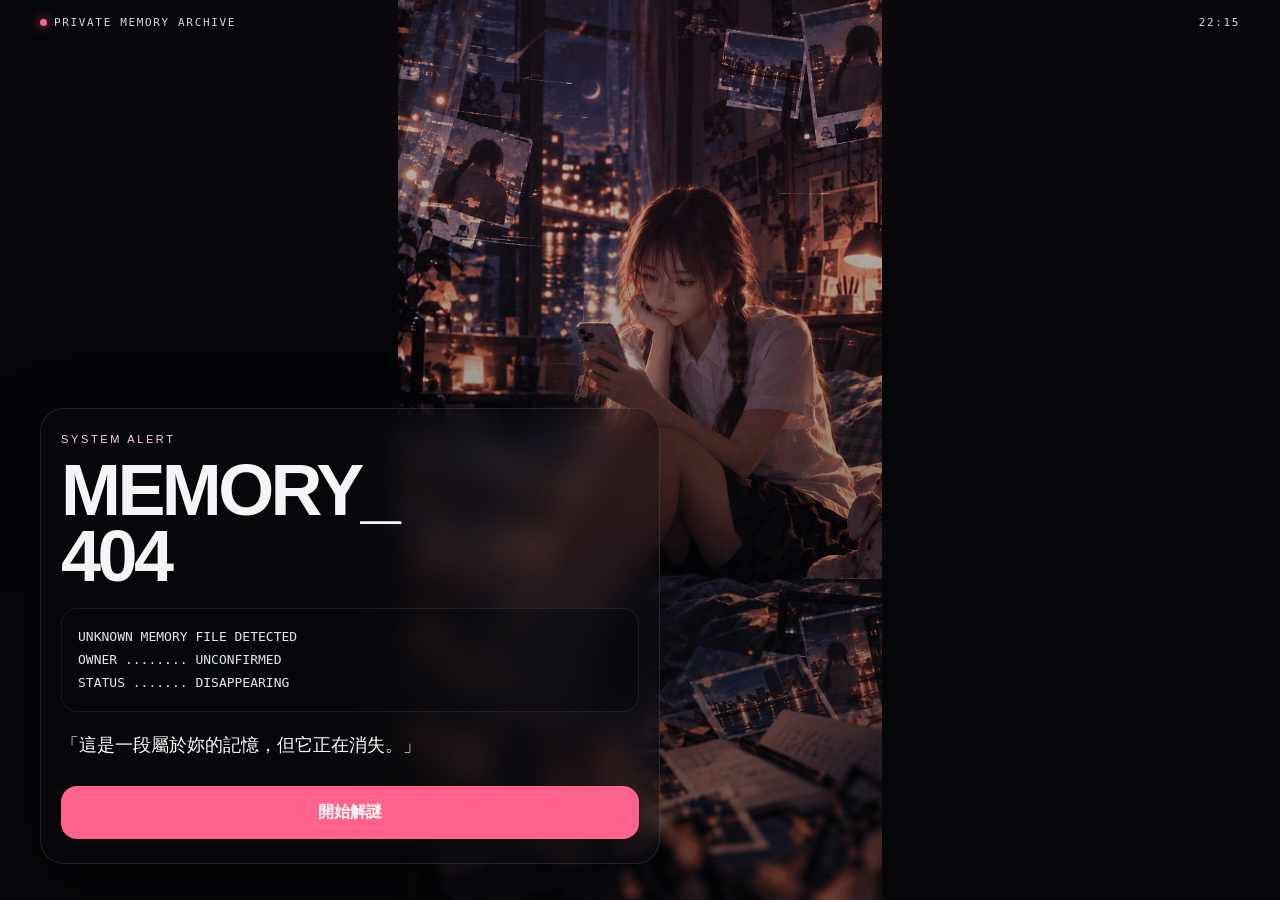
<file: index.html>
<!doctype html>
<html lang="zh-Hant"><head><meta charset="UTF-8"><meta name="viewport" content="width=device-width,initial-scale=1"><title>MEMORY_404</title><link rel="stylesheet" href="style.css"></head>
<body><div class="page"><img class="bg" src="cover.png" alt=""><div class="overlay"></div><div class="topbar"><div><span class="dot"></span>PRIVATE MEMORY ARCHIVE</div><div id="clock">--:--</div></div>
<div class="center-card"><div class="glass"><div class="eyebrow">SYSTEM ALERT</div><h1>MEMORY_<br>404</h1>
<div class="terminal">UNKNOWN MEMORY FILE DETECTED<br>OWNER ........ UNCONFIRMED<br>STATUS ....... DISAPPEARING</div>
<p class="lead">「這是一段屬於妳的記憶，但它正在消失。」</p>
<button class="btn" onclick="location.href='story.html?c=0'">開始解謎</button></div></div></div><script src="common.js"></script></body></html>
</file>
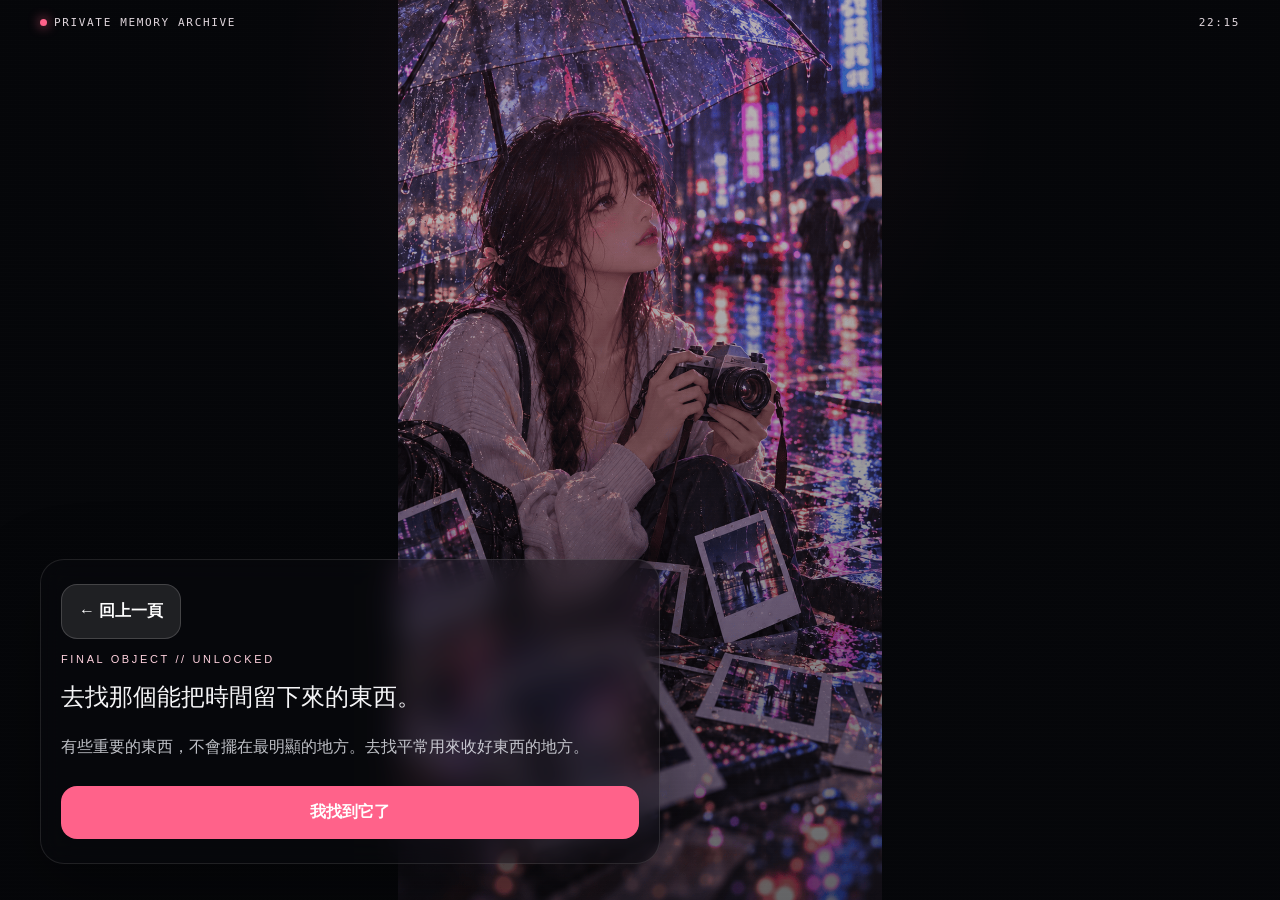
<file: camera.html>
<!doctype html>
<html lang="zh-Hant"><head><meta charset="UTF-8"><meta name="viewport" content="width=device-width,initial-scale=1"><title>MEMORY_404｜Final Object</title><link rel="stylesheet" href="style.css"></head>
<body><div class="page"><img class="bg" src="chapter_7.png" alt=""><div class="overlay"></div><div class="topbar"><div><span class="dot"></span>PRIVATE MEMORY ARCHIVE</div><div id="clock">--:--</div></div>
<div class="center-card"><div class="glass"><div class="nav-row"><button class="btn back" type="button" onclick="goBack('puzzle.html?c=6')">← 回上一頁</button></div><div class="eyebrow">FINAL OBJECT // UNLOCKED</div>
<p class="story-line">去找那個能把時間留下來的東西。</p>
<p class="story-sub">有些重要的東西，不會擺在最明顯的地方。去找平常用來收好東西的地方。</p>
<button class="btn" onclick="location.href='final.html'">我找到它了</button></div></div></div><script src="common.js"></script></body></html>
</file>
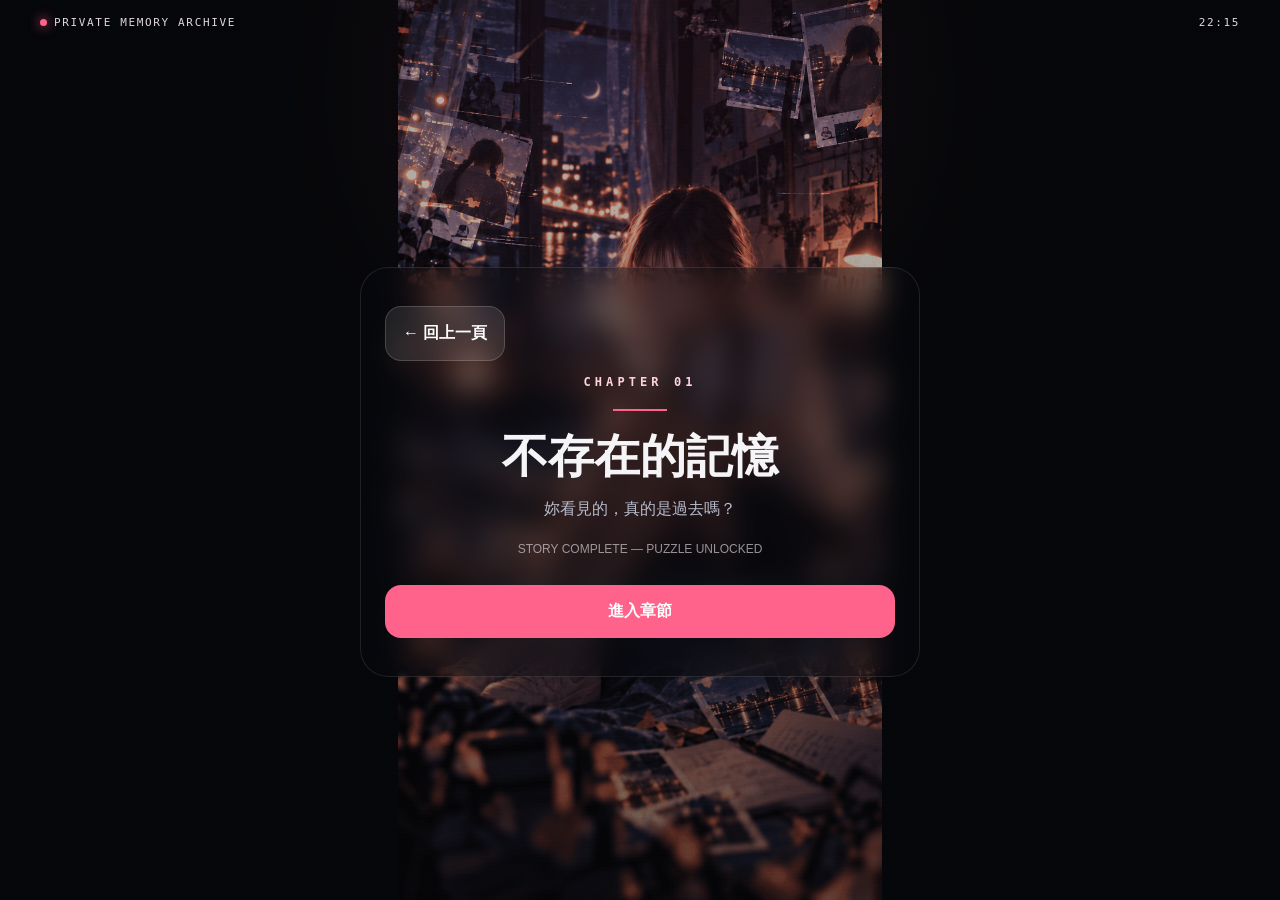
<file: chapter.html>
<!doctype html>
<html lang="zh-Hant"><head><meta charset="UTF-8"><meta name="viewport" content="width=device-width,initial-scale=1"><title>MEMORY_404｜Chapter</title><link rel="stylesheet" href="style.css"></head>
<body><div class="page"><img class="bg" id="chapterBg" src="" alt=""><div class="overlay"></div><div class="topbar"><div><span class="dot"></span>PRIVATE MEMORY ARCHIVE</div><div id="clock">--:--</div></div>
<div class="chapter-wrap"><div class="chapter-card"><div class="nav-row"><button class="btn back" type="button" onclick="goBack('story.html?c='+getC())">← 回上一頁</button></div><div class="chapter-num" id="num"></div><div class="line" style="margin-left:auto;margin-right:auto"></div>
<h2 id="title"></h2><p class="muted" id="sub"></p><p class="small">STORY COMPLETE — PUZZLE UNLOCKED</p>
<button class="btn" id="enter">進入章節</button></div></div></div>
<script src="data.js"></script><script src="common.js"></script>
<script>
const c=getC(), ch=CHAPTERS[c];
chapterBg.src = ch.image;
num.textContent = ch.num;
title.textContent = ch.title;
sub.textContent = ch.sub;
enter.onclick = ()=> location.href='puzzle.html?c='+c;
</script></body></html>
</file>
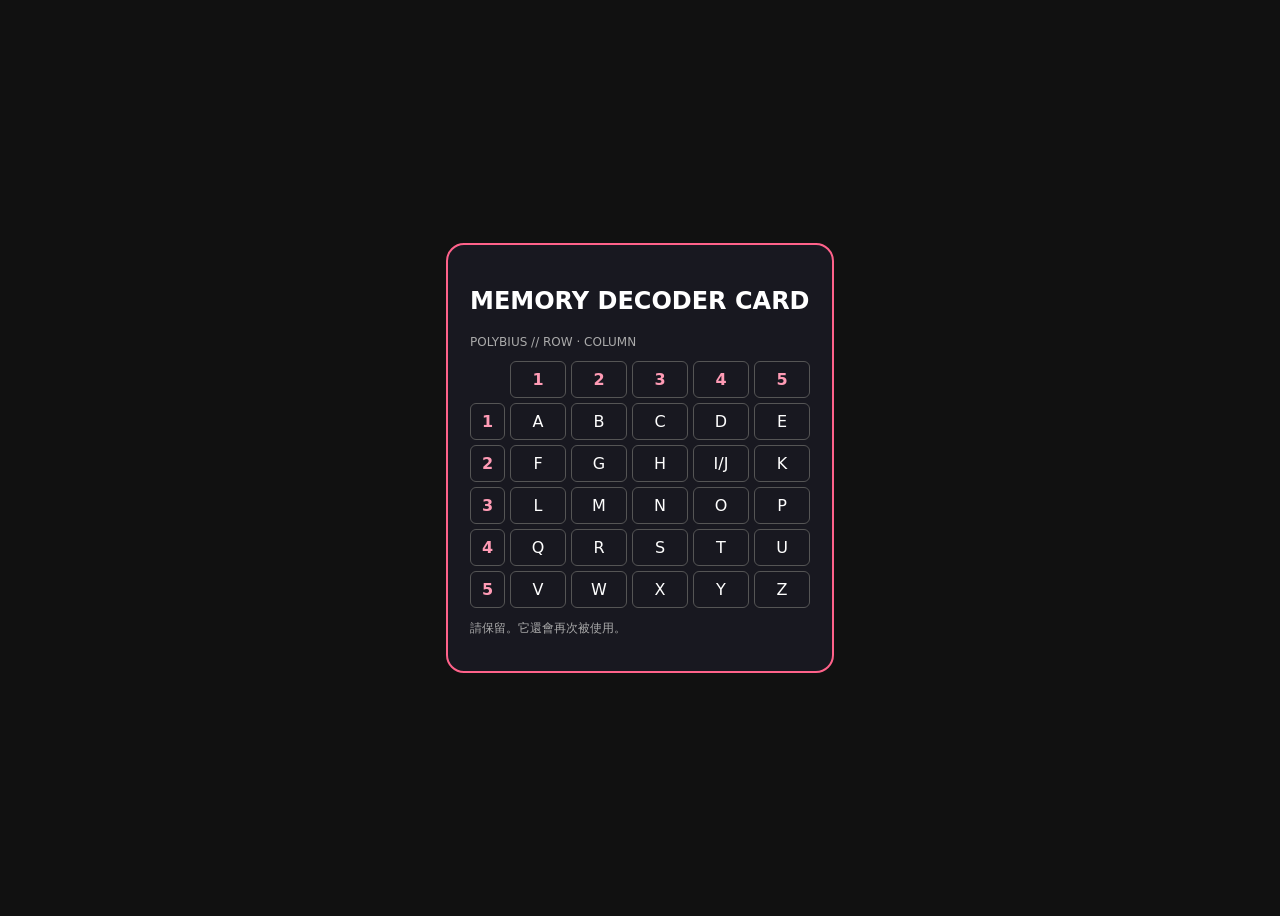
<file: decoder-card.html>
<!doctype html><html lang="zh-Hant">
  <head><meta charset="UTF-8">
    <meta name="viewport" content="width=device-width,initial-scale=1">
    <style>body{font-family:system-ui;background:#111;color:#fff;display:grid;place-items:center;min-height:100vh}.card{width:340px;border:2px solid #ff628a;border-radius:18px;padding:22px;background:#181820}.grid{display:grid;grid-template-columns:35px repeat(5,1fr);gap:5px;text-align:center}.cell{padding:8px;border:1px solid #555;border-radius:6px}.head{color:#ff9bb5;font-weight:700}.small{color:#aaa;font-size:12px}</style></head>
  <body><div class="card">
    <h2>MEMORY DECODER CARD</h2>
    <p class="small">POLYBIUS // ROW · COLUMN</p>
    <div class="grid"><div></div>
      <div class="cell head">1</div>
      <div class="cell head">2</div>
      <div class="cell head">3</div>
      <div class="cell head">4</div>
      <div class="cell head">5</div>
      <div class="cell head">1</div>
      <div class="cell">A</div>
      <div class="cell">B</div>
      <div class="cell">C</div>
      <div class="cell">D</div>
      <div class="cell">E</div>
      <div class="cell head">2</div>
      <div class="cell">F</div>
      <div class="cell">G</div>
      <div class="cell">H</div>
      <div class="cell">I/J</div>
      <div class="cell">K</div>
      <div class="cell head">3</div>
      <div class="cell">L</div>
      <div class="cell">M</div>
      <div class="cell">N</div>
      <div class="cell">O</div>
      <div class="cell">P</div>
      <div class="cell head">4</div>
      <div class="cell">Q</div>
      <div class="cell">R</div>
      <div class="cell">S</div>
      <div class="cell">T</div>
      <div class="cell">U</div>
      <div class="cell head">5</div>
      <div class="cell">V</div>
      <div class="cell">W</div>
      <div class="cell">X</div>
      <div class="cell">Y</div>
      <div class="cell">Z</div>
    </div><p class="small">請保留。它還會再次被使用。</p></div></body></html>
</file>
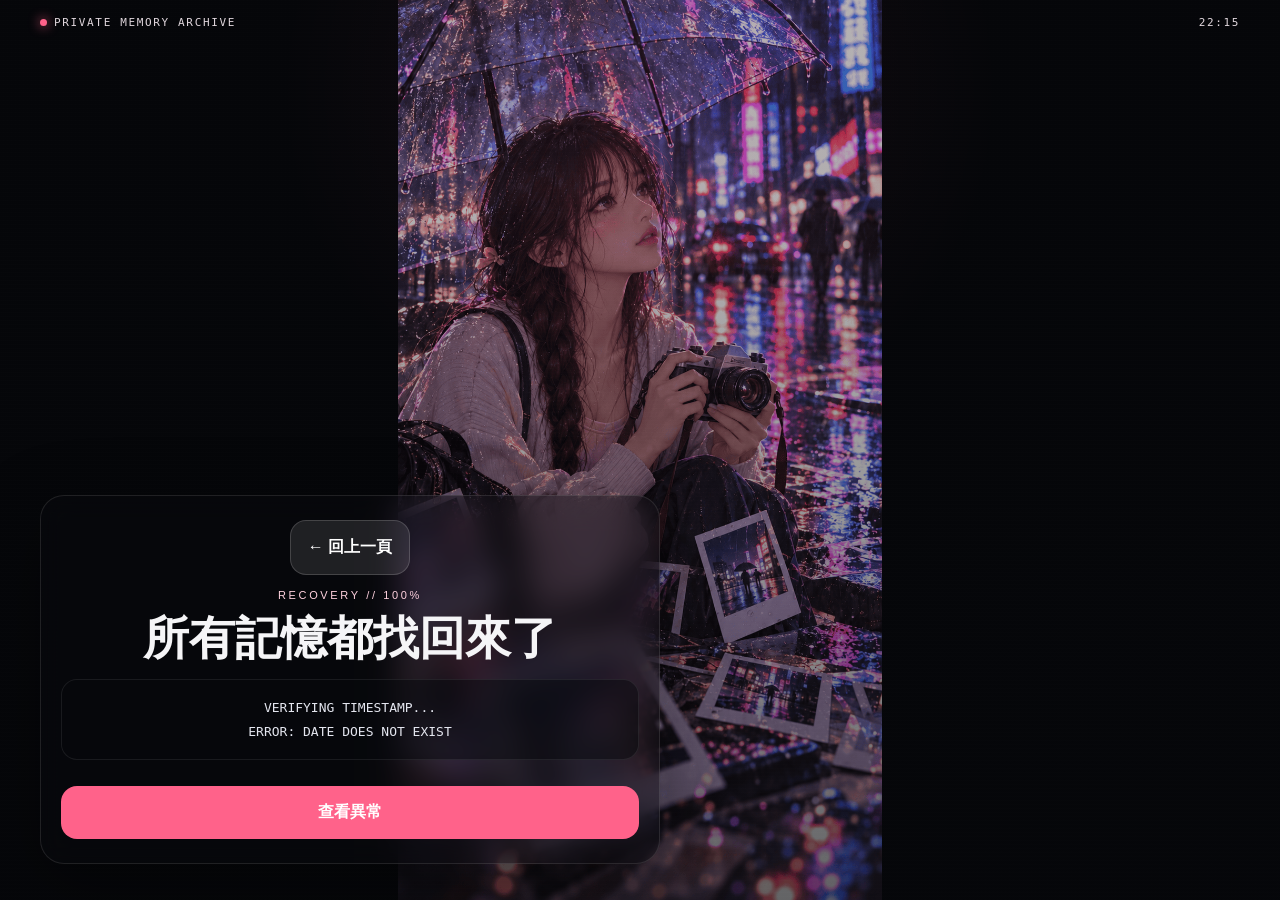
<file: final.html>
<!doctype html>
<html lang="zh-Hant"><head><meta charset="UTF-8"><meta name="viewport" content="width=device-width,initial-scale=1"><title>MEMORY_404｜Recovered</title><link rel="stylesheet" href="style.css"></head>
<body><div class="page"><img class="bg" src="chapter_7.png" alt=""><div class="overlay"></div><div class="topbar"><div><span class="dot"></span>PRIVATE MEMORY ARCHIVE</div><div id="clock">--:--</div></div>
<div class="center-card"><div class="glass final-box"><div class="nav-row" style="justify-content:center"><button class="btn back inline" type="button" onclick="goBack('verify.html?g=3')">← 回上一頁</button></div><div class="eyebrow">RECOVERY // 100%</div><h2>所有記憶都找回來了</h2>
<div class="terminal" id="term">VERIFYING TIMESTAMP...<br>ERROR: DATE DOES NOT EXIST</div>
<button class="btn" id="reveal">查看異常</button>
<div id="text" style="display:none">
<p class="lead">等等。</p><p class="lead">這些並不是「遺失的過去」。</p><p class="muted">因為它們的時間，都還沒有發生。</p>
<div class="line" style="margin-left:auto;margin-right:auto"></div>
<p class="muted">🍓 是以後某一天，會讓妳想起彼此的熟悉味道。<br><br>🧸 是會陪著妳走很多地方的小小記憶。<br><br>📷 是準備留下那些還沒有發生的故事。</p>
<p class="lead">這不是一場記憶復原。</p>
<p class="lead">是我們正在開始建立新的記憶。</p>
<div class="heart">❤️</div>

<div class="final-letter">
  <p>嘿，王泥泥，恭喜你挑戰成功
  <br><br>首先祝你生日快樂，在21這一年裡你經歷了大大小小的事情，有人離去有人加入
  <br><br>有EMO也有開心
  <br><br>有為開學煩惱的你，有努力睡覺的你，也有努力克服恐懼活下來的你，
  <br><br>這些我都記得我也都有看見並好好地記錄下來
  <br><br>22年，希望你能更加勇敢，當然如果害怕了就回頭
  <br><br>我一直都在你身後，是你最堅強可靠的後盾
  <br><br>你的小太陽從不食言，若未來害怕就抱著健健康康，他們會替我給你勇氣
  <br><br>要記得爹地媽咪說過的話，在任何人面前你就是你，王晴妏就王晴妏
  <br><br>喜歡你三個字太常說了這次就不說了，願你22年平平安安事事順利健健康康。</p>

  <p class="poem">王家有女笑如花，
  <br><br>晴日勤學伴晚霞。
  <br><br>妏賞直播樂傳說，
  <br><br>請君託付不須愁。
  <br><br>勇於發聲心無懼，
  <br><br>敢迎風雨向前走。</p>
</div>
<p class="small">記得看看相機相簿</p>
<button class="btn" id="pigArchiveBtn" type="button" onclick="location.href='pig-memory.html'">最後一頁｜開啟記憶節點</button>
</div></div></div></div>
<script src="common.js"></script>
<script>
document.getElementById('reveal').onclick = function(){
  document.getElementById('reveal').style.display='none';
  document.getElementById('term').innerHTML='TIMESTAMP: FUTURE<br>STATUS: NOT LOST — NOT CREATED YET';
  document.getElementById('text').style.display='block';
};
</script></body></html>
</file>
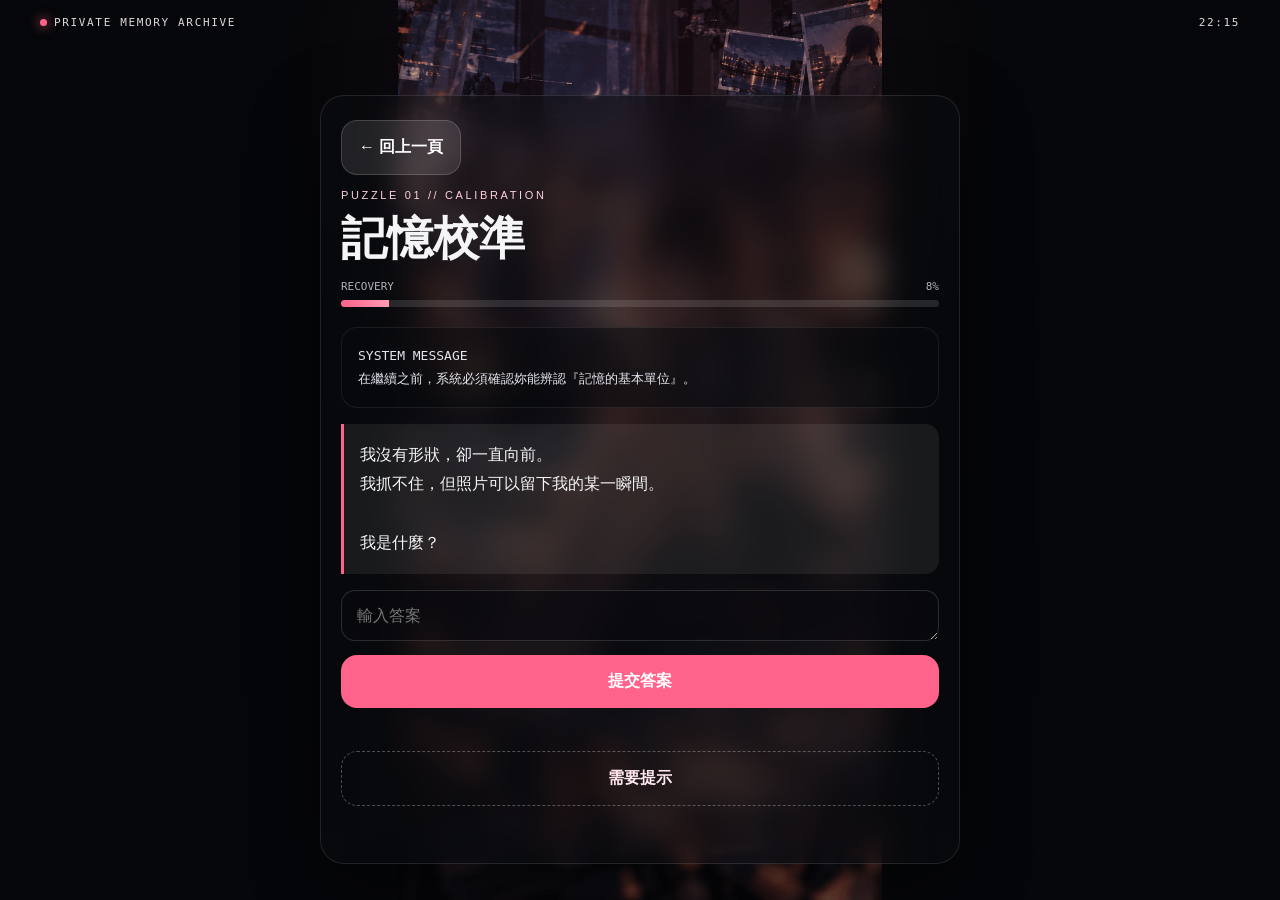
<file: puzzle.html>
<!doctype html>
<html lang="zh-Hant"><head><meta charset="UTF-8"><meta name="viewport" content="width=device-width,initial-scale=1"><title>MEMORY_404｜Puzzle</title><link rel="stylesheet" href="style.css"></head>
<body><div class="page"><img class="bg" id="puzzleBg" src="" alt=""><div class="overlay"></div><div class="topbar"><div><span class="dot"></span>PRIVATE MEMORY ARCHIVE</div><div id="clock">--:--</div></div>
<div class="puzzle-wrap"><div class="puzzle-card"><div class="nav-row"><button class="btn back" type="button" onclick="goBack('chapter.html?c='+getC())">← 回上一頁</button></div>
<div class="eyebrow" id="label"></div><h2 id="title"></h2>
<div class="progress-row"><span>RECOVERY</span><span id="pt"></span></div><div class="progress"><span id="pb"></span></div>
<div class="terminal" id="terminal"></div><div id="game"></div><div class="msg" id="msg"></div>
<button class="btn ghost" id="hint">需要提示</button><div class="msg" id="hintMsg"></div></div></div></div>
<script src="data.js"></script><script src="common.js"></script>
<script>
const c=getC(), ch=CHAPTERS[c], p=ch.puzzle;
puzzleBg.src=ch.image; label.textContent=p.label; title.textContent=p.title; pt.textContent=ch.progress+'%'; pb.style.width=ch.progress+'%'; terminal.innerHTML=p.terminal; hint.onclick=()=>hintMsg.textContent=p.hint||'目前沒有更多提示。';
const game=document.getElementById('game'), msg=document.getElementById('msg');
const okMsg=t=>{msg.textContent=t;msg.className='msg ok'}; const errMsg=t=>{msg.textContent=t;msg.className='msg err'};
const nextChapter=()=>setTimeout(()=>{ if(c<CHAPTERS.length-1) location.href='story.html?c='+(c+1); else location.href='final.html'; },500);

function renderBasic(){
  game.innerHTML=`<div class="clue">${p.clue}</div><textarea class="input" id="answer" rows="1" placeholder="${p.placeholder||'輸入答案'}"></textarea><button class="btn" id="submit">提交答案</button>`;
  document.getElementById('submit').onclick=()=>{const v=document.getElementById('answer').value.trim();if(!matches(v,p.answers||[])){errMsg('答案似乎不對，再想一下。');return;}okMsg('✓ 記憶碎片已恢復');nextChapter();};
}

function renderGift1(){
  const rotations=[90,180,270,90,180,270];
  let state=[...rotations];
  game.innerHTML=`<div class="clue"><strong>第一層｜修復影像</strong><br>點擊每個碎片旋轉 90°，直到整張影像方向一致。</div><div class="tile-board" id="tileBoard"></div><div id="stage2" style="display:none"><div class="clue"><strong>第二層｜位移解碼</strong><br>DECODER KEY：<code>SHIFT -3</code><br><br><span class="cipher-text">VWUDZEHUUB</span><br><br>每個英文字母都往回移 3 格，解出真正的記憶關鍵字。</div><input class="input" id="cipherAnswer" placeholder="輸入解密結果"><button class="btn" id="gift1Submit">驗證解密結果</button></div>`;
  const board=document.getElementById('tileBoard');
  for(let i=0;i<6;i++){
    const t=document.createElement('button'); t.className='img-tile'; t.type='button';
    const col=i%3,row=Math.floor(i/3); t.style.backgroundImage=`url('${ch.image}')`; t.style.backgroundPosition=`${col*50}% ${row*100}%`; t.style.transform=`rotate(${state[i]}deg)`;
    t.onclick=()=>{state[i]=(state[i]+90)%360;t.style.transform=`rotate(${state[i]}deg)`;if(state.every(v=>v===0)){okMsg('✓ 影像方向已修復，第二層解碼已開放。');document.getElementById('stage2').style.display='block';}};
    board.appendChild(t);
  }
  document.getElementById('gift1Submit').onclick=()=>{};
  setTimeout(()=>{document.getElementById('gift1Submit').onclick=()=>{const v=document.getElementById('cipherAnswer').value;if(!matches(v,['STRAWBERRY','草莓'])){errMsg('位移結果不正確。記得每個字母往回 3 格。');return;}localStorage.setItem('memory404_gift1','1');location.href='verify.html?g=1';};},0);
}

function renderGift2(){
  const targets=[[4,3],[3,2],[1,1],[3,1],[3,1]], symbols=[['▣','▢'],['◆','◇'],['●','○'],['▲','△'],['■','□']];
  let round=0,coords=[];
  game.innerHTML=`<div class="clue"><strong>第一層｜找出異常點</strong><br>每一頁只有一個符號不同。找出它，系統會記錄它的座標（列、欄）。</div><div class="odd-meta" id="oddMeta"></div><div class="odd-grid" id="oddGrid"></div><div id="polyStage" style="display:none"><div class="clue"><strong>第二層｜座標解碼</strong><br>妳得到的座標：<code id="coordText"></code><br><br>請拿第一份禮物上的 <strong>MEMORY DECODER CARD</strong>，依序查出五個字母。</div><input class="input" id="polyAnswer" placeholder="輸入五個英文字母"><button class="btn" id="polySubmit">驗證結果</button></div>`;
  function drawRound(){
    oddMeta.textContent=`異常偵測 ${round+1} / 5`;
    oddGrid.innerHTML=''; const [r,cx]=targets[round], [normal,odd]=symbols[round];
    for(let r0=1;r0<=5;r0++)for(let c0=1;c0<=5;c0++){
      const b=document.createElement('button');b.className='odd-cell';b.textContent=(r0===r&&c0===cx)?odd:normal;
      b.onclick=()=>{if(r0===r&&c0===cx){coords.push(`${r}${cx}`);round++; if(round<5){okMsg(`✓ 座標 ${r}${cx} 已記錄`);drawRound();}else{okMsg('✓ 五組座標已完整復原');document.getElementById('coordText').textContent=coords.join('  ');document.getElementById('polyStage').style.display='block';}}else{errMsg('這個符號仍屬於正常資料。再找一個細微不同的。');}};
      oddGrid.appendChild(b);
    }
  }
  drawRound();
  document.getElementById('polySubmit').onclick=()=>{};
  setTimeout(()=>{document.getElementById('polySubmit').onclick=()=>{const v=document.getElementById('polyAnswer').value;if(!matches(v,['SMALL','小'])){errMsg('座標解碼不正確。記得座標順序是「列、欄」。');return;}localStorage.setItem('memory404_gift2','1');location.href='verify.html?g=2';};},0);
}

function renderTimeline(){
  const cards=[
    {id:'C',text:'天空轉成藍紫色，商店招牌開始亮起。',digit:'4'},
    {id:'A',text:'天空仍亮，路燈尚未亮起。',digit:'4'},
    {id:'D',text:'夜色完全降下，城市燈光成為主角。',digit:'7'},
    {id:'B',text:'第一盞路燈亮起，天空仍帶一點橘色。',digit:'0'}
  ];
  let selected=[];
  game.innerHTML=`<div class="clue">依照「最早 → 最晚」的順序點選四個片段。選錯可按重設。</div><div class="timeline-grid" id="timeGrid"></div><div class="selected-order" id="selectedOrder">尚未選擇</div><button class="btn ghost" id="resetTime">重設順序</button>`;
  const grid=document.getElementById('timeGrid'), order=document.getElementById('selectedOrder');
  cards.forEach(card=>{const b=document.createElement('button');b.className='time-card';b.innerHTML=`<span>${card.text}</span>`;b.onclick=()=>{if(selected.includes(card.id))return;selected.push(card.id);b.classList.add('chosen');order.textContent='目前順序：'+selected.join(' → ');if(selected.length===4){if(selected.join('')==='ABCD'){localStorage.setItem('memory404_fragmentKey','4047');okMsg('✓ 時間順序正確。Fragment Key：4047（請記住）');order.innerHTML='FRAGMENT KEY：<strong>4047</strong><br><br><button class="btn" id="timeNext">儲存並繼續</button>';document.getElementById('timeNext').onclick=nextChapter;}else{errMsg('時間順序不正確。請重設後再試。');}}};grid.appendChild(b);});
  resetTime.onclick=()=>{selected=[];order.textContent='尚未選擇';document.querySelectorAll('.time-card').forEach(x=>x.classList.remove('chosen'));msg.textContent='';};
}

function renderFrequency(){
  game.innerHTML=`<div class="clue"><strong>訊號校正</strong><br>系統名稱就是參考頻率。拖動滑桿，讓雜訊完全消失。</div><div class="signal-box"><div class="signal-noise" id="signalNoise">X#%M?E!M_?0?4 /// DATA LOST</div><div class="signal-secret" id="signalSecret">A1Z26</div></div><input class="range" id="freq" type="range" min="350" max="460" value="370"><div class="range-readout" id="freqStatus">SIGNAL：LOST</div><button class="btn" id="lockFreq" disabled>鎖定頻率</button>`;
  const slider=document.getElementById('freq'), noise=document.getElementById('signalNoise'), secret=document.getElementById('signalSecret'), status=document.getElementById('freqStatus'), lock=document.getElementById('lockFreq');
  function update(){const v=+slider.value,d=Math.abs(v-404);noise.style.opacity=Math.min(1,d/35);noise.style.filter=`blur(${Math.min(5,d/10)}px)`;secret.style.opacity=d<18?1-d/18:0;if(d<=2){status.textContent='SIGNAL：LOCKED';lock.disabled=false;}else if(d<12){status.textContent='SIGNAL：VERY CLOSE';lock.disabled=true;}else if(v<404){status.textContent='SIGNAL：LOW';lock.disabled=true;}else{status.textContent='SIGNAL：HIGH';lock.disabled=true;}}
  slider.oninput=update;update();
  lock.onclick=()=>{localStorage.setItem('memory404_decoder','A1Z26');okMsg('✓ 解碼模式已恢復：A1Z26（A=01、B=02、C=03…）');lock.textContent='儲存並繼續';lock.disabled=false;lock.onclick=nextChapter;};
}

function renderFinal(){
  game.innerHTML=`<div class="clue"><strong>第一層｜光學修復</strong><br>調整焦點、曝光與雜訊。當三項都顯示 LOCKED，最後資料才會顯示。</div><div class="camera-frame"><img id="finalImg" src="${ch.image}"><div class="grain-layer" id="grainLayer"></div></div><div class="slider-row"><label>FOCUS <span id="focusStatus">LOST</span></label><input class="range" id="focus" type="range" min="0" max="100" value="35"></div><div class="slider-row"><label>EXPOSURE <span id="expStatus">LOW</span></label><input class="range" id="exposure" type="range" min="0" max="100" value="25"></div><div class="slider-row"><label>GRAIN <span id="grainStatus">HIGH</span></label><input class="range" id="grain" type="range" min="0" max="100" value="75"></div><div id="finalDecode" style="display:none"><div class="clue"><strong>影像修復完成</strong><br>RECOVERED DATA：<code>03 01 13 05 18 01</code><br>DECODER MODE：<code id="decoderMode"></code></div><input class="input" id="wordAnswer" placeholder="解出六個英文字母"><button class="btn" id="wordSubmit">驗證文字</button><div id="keyStage" style="display:none"><div class="clue">最後還缺一段驗證資料：<br><strong>輸入 CHAPTER 05 得到的 Fragment Key</strong></div><input class="input" id="keyAnswer" placeholder="4 位數 Fragment Key"><button class="btn" id="keySubmit">取得最終授權</button></div></div>`;
  const img=document.getElementById('finalImg'), layer=document.getElementById('grainLayer'), f=document.getElementById('focus'), e=document.getElementById('exposure'), g=document.getElementById('grain');
  function stat(v,lo,hi,lowTxt,highTxt){v=+v;return v<lo?lowTxt:v>hi?highTxt:'LOCKED';}
  function update(){const fs=stat(f.value,68,84,'LOST','OVER'),es=stat(e.value,55,70,'LOW','HIGH'),gs=stat(g.value,20,36,'LOW','HIGH');focusStatus.textContent=fs;expStatus.textContent=es;grainStatus.textContent=gs;img.style.filter=`blur(${Math.max(0,(75-f.value)/14)}px) brightness(${0.55+(+e.value/100)})`;layer.style.opacity=(+g.value/100)*0.75;if(fs==='LOCKED'&&es==='LOCKED'&&gs==='LOCKED')document.getElementById('finalDecode').style.display='block';}
  [f,e,g].forEach(x=>x.oninput=update);update();
  decoderMode.textContent=localStorage.getItem('memory404_decoder')||'A1Z26';
  wordSubmit.onclick=()=>{const v=wordAnswer.value;if(!matches(v,['CAMERA','相機'])){errMsg('解碼結果不正確。A=01、B=02、C=03……');return;}okMsg('✓ 最後物件名稱已確認');keyStage.style.display='block';};
  keySubmit.onclick=()=>{
  const v=keyAnswer.value.trim();
  const saved=localStorage.getItem('memory404_fragmentKey')||'4047';
  if(v!==saved){
    errMsg('Fragment Key 不正確。回想時間排序完成後得到的 4 位數。');
    return;
  }
  localStorage.setItem('memory404_finalReady','1');
  okMsg('✓ FINAL AUTHORIZATION GRANTED');
  keyAnswer.disabled=true;
  keySubmit.style.display='none';

  const nextBtn=document.createElement('button');
  nextBtn.className='btn';
  nextBtn.textContent='下一頁｜進行最終實體核對';
  nextBtn.onclick=()=>location.href='verify.html?g=3';
  keyStage.appendChild(nextBtn);
};
}

if(p.type==='basic')renderBasic();
else if(p.type==='gift1')renderGift1();
else if(p.type==='gift2')renderGift2();
else if(p.type==='timeline')renderTimeline();
else if(p.type==='frequency')renderFrequency();
else if(p.type==='final')renderFinal();
</script></body></html>
</file>
<file: style.css>
:root{
  --bg:#07080c; --text:#f5f5f7; --muted:#b7bbca; --accent:#ff628a; --accent2:#ff9bb5;
  --ok:#8feeb0; --danger:#ff7474;
}
*{box-sizing:border-box}
html,body{margin:0;min-height:100%;font-family:-apple-system,BlinkMacSystemFont,"Segoe UI","Noto Sans TC","PingFang TC",sans-serif;background:#06070a;color:var(--text)}
body{background:linear-gradient(180deg,#06070a,#0b0c13)}
.page{
  min-height:100vh;
  position:relative;
  overflow:hidden;
  display:flex;
  flex-direction:column;
  justify-content:space-between;
}
.bg{
  position:absolute;
  inset:0;
  width:100%;
  height:100%;
  object-fit:contain;
  object-position:center center;
  background:#06070a;
  filter:brightness(.86) saturate(1.02);
}
.overlay{position:absolute;inset:0;background:linear-gradient(180deg, rgba(6,7,10,.28) 0%, rgba(6,7,10,.34) 24%, rgba(6,7,10,.56) 62%, rgba(6,7,10,.78) 100%),radial-gradient(circle at 50% 10%, rgba(255,100,150,.12), transparent 35%)}
.page:after{content:"";position:absolute;inset:0;pointer-events:none;opacity:.1;background:linear-gradient(rgba(255,255,255,.04) 1px, transparent 1px);background-size:100% 4px}
.topbar{position:relative;z-index:5;display:flex;justify-content:space-between;gap:12px;color:#e1d7dd;font:11px ui-monospace,monospace;letter-spacing:.15em;padding:16px 18px 0}
.dot{display:inline-block;width:7px;height:7px;border-radius:50%;background:var(--accent);box-shadow:0 0 12px var(--accent);margin-right:7px}
.center-card{position:relative;z-index:5;min-height:calc(100vh - 44px);display:flex;flex-direction:column;justify-content:flex-end;padding:24px 18px 32px}
.glass{width:min(100%,620px);background:rgba(10,11,16,.42);border:1px solid rgba(255,255,255,.1);border-radius:24px;backdrop-filter:blur(16px);box-shadow:0 20px 70px rgba(0,0,0,.38);padding:24px 20px}
.eyebrow{font-size:11px;letter-spacing:.24em;color:#ffd2df;margin-bottom:12px}
h1{font-size:clamp(42px,12vw,72px);line-height:.92;letter-spacing:-.05em;margin:0 0 18px}
h2{font-size:clamp(28px,8vw,46px);line-height:1.1;margin:0 0 12px}
p{line-height:1.9;margin:0 0 14px}
.lead{font-size:18px;color:#fff}
.muted{color:var(--muted)}
.story-line{font-size:24px;white-space:pre-line;line-height:1.7;margin-bottom:14px}
.story-sub{color:#eef0f6cc}
.btn{width:100%;padding:16px 17px;border-radius:16px;border:0;cursor:pointer;background:var(--accent);color:#fff;font-size:16px;font-weight:800;margin-top:10px}
.btn.secondary{background:rgba(255,255,255,.12);color:#fff;border:1px solid rgba(255,255,255,.12)}
.btn.ghost{background:transparent;border:1px dashed rgba(255,255,255,.28);color:#ffe8ef}
.terminal{padding:16px;margin:16px 0;background:rgba(7,8,12,.5);border:1px solid rgba(255,255,255,.08);border-radius:16px;color:#e4e6ef;font:13px/1.8 ui-monospace,monospace}
.line{width:54px;height:2px;background:var(--accent);margin:20px 0}
.chapter-wrap{position:relative;z-index:5;min-height:calc(100vh - 44px);display:grid;place-items:center;text-align:center;padding:40px 24px}
.chapter-card{width:min(100%,560px);background:rgba(10,11,16,.38);backdrop-filter:blur(14px);border:1px solid rgba(255,255,255,.1);border-radius:28px;padding:38px 24px}
.chapter-num{font:700 12px ui-monospace,monospace;letter-spacing:.34em;color:#ffd2df;margin-bottom:16px}
.small{font-size:12px;color:#dbd5dcaa}
.puzzle-wrap{position:relative;z-index:5;min-height:calc(100vh - 44px);display:flex;align-items:flex-end;justify-content:center;padding:24px 18px 32px}
.puzzle-card{width:min(100%,640px);background:rgba(10,11,16,.55);border:1px solid rgba(255,255,255,.11);border-radius:24px;backdrop-filter:blur(16px);box-shadow:0 20px 70px rgba(0,0,0,.4);padding:24px 20px}
.progress-row{display:flex;justify-content:space-between;color:#efeff6bb;font:11px ui-monospace,monospace;margin-top:16px}
.progress{height:7px;background:rgba(255,255,255,.12);border-radius:999px;overflow:hidden;margin:7px 0 20px}
.progress span{display:block;height:100%;background:linear-gradient(90deg,var(--accent),var(--accent2))}
.clue{margin:16px 0;padding:16px;border-left:3px solid var(--accent);background:rgba(255,255,255,.07);border-radius:0 14px 14px 0;line-height:1.85}
.input{width:100%;padding:15px;border-radius:14px;border:1px solid rgba(255,255,255,.14);background:rgba(9,10,15,.58);color:#fff;font-size:16px;outline:none}
.msg{min-height:23px;margin-top:10px;font-size:13px;color:#fff8}.msg.ok{color:var(--ok)} .msg.err{color:var(--danger)}
.final-box{text-align:center}
.heart{font-size:48px;animation:pulse 1.3s ease infinite}@keyframes pulse{50%{transform:scale(1.12)}}
@media (min-width:900px){.center-card,.puzzle-wrap{padding-left:40px;padding-right:40px}.topbar{padding-left:40px;padding-right:40px}}


/* Responsive full-image display for phone / tablet / desktop */
.center-card,
.chapter-wrap,
.puzzle-wrap{
  width:100%;
}

.glass,
.chapter-card,
.puzzle-card{
  max-width:min(92vw, 640px);
}

@media (max-width: 640px){
  .center-card{
    justify-content:flex-end;
    padding:18px 14px 20px;
  }
  .chapter-wrap{
    padding:20px 14px;
  }
  .puzzle-wrap{
    align-items:flex-end;
    padding:18px 14px 20px;
  }
  .glass,
  .chapter-card,
  .puzzle-card{
    width:100%;
    border-radius:20px;
    padding:18px 16px;
  }
  .story-line{
    font-size:20px;
    line-height:1.6;
  }
  h1{
    font-size:clamp(36px, 11vw, 56px);
  }
  h2{
    font-size:clamp(24px, 8vw, 38px);
  }
}

@media (min-width: 641px) and (max-width: 1024px){
  .center-card{
    padding:28px 24px 30px;
  }
  .chapter-wrap,
  .puzzle-wrap{
    padding:28px 24px 30px;
  }
  .glass,
  .chapter-card,
  .puzzle-card{
    max-width:min(78vw, 680px);
  }
}

@media (min-width: 1025px){
  .center-card{
    padding:36px 40px 36px;
  }
  .chapter-wrap,
  .puzzle-wrap{
    padding:36px 40px;
  }
  .glass,
  .chapter-card,
  .puzzle-card{
    max-width:min(52vw, 760px);
  }
}

/* Keep overlay softer so full image can still be seen */
.overlay{
  background:
    linear-gradient(180deg, rgba(6,7,10,.18) 0%, rgba(6,7,10,.20) 26%, rgba(6,7,10,.34) 62%, rgba(6,7,10,.56) 100%),
    radial-gradient(circle at 50% 10%, rgba(255,100,150,.08), transparent 35%);
}


.nav-row{display:flex;gap:10px;align-items:center;margin-bottom:14px;flex-wrap:wrap}
.btn.back{width:auto;min-width:120px;margin-top:0;background:rgba(255,255,255,.10);border:1px solid rgba(255,255,255,.16);color:#fff}
.btn.back:hover{background:rgba(255,255,255,.16)}
.btn.inline{width:auto;min-width:120px}
@media (max-width:640px){
  .nav-row .btn.back{width:100%}
}


/* MEMORY_404 interactive puzzle v2 */
code{font-family:ui-monospace,SFMono-Regular,Menlo,monospace;color:#ffd2df}.cipher-text{font:800 28px/1.2 ui-monospace,monospace;letter-spacing:.12em;color:#fff}.tile-board{display:grid;grid-template-columns:repeat(3,1fr);gap:5px;aspect-ratio:3/4;margin:16px 0;overflow:hidden;border-radius:14px}.img-tile{border:1px solid rgba(255,255,255,.15);background-size:300% 200%;background-repeat:no-repeat;transition:transform .22s ease;cursor:pointer;border-radius:5px}.odd-meta,.range-readout,.selected-order{margin:14px 0;color:#ffd2df;font:700 13px ui-monospace,monospace}.odd-grid{display:grid;grid-template-columns:repeat(5,1fr);gap:7px;margin:16px 0}.odd-cell{aspect-ratio:1;border-radius:10px;border:1px solid rgba(255,255,255,.12);background:rgba(255,255,255,.07);color:#fff;font-size:22px;cursor:pointer}.timeline-grid{display:grid;gap:10px;margin:14px 0}.time-card{text-align:left;padding:15px;border:1px solid rgba(255,255,255,.13);background:rgba(255,255,255,.07);color:#fff;border-radius:14px;cursor:pointer}.time-card.chosen{opacity:.42;border-color:#ff628a}.signal-box{position:relative;height:120px;border-radius:16px;background:#05070a;border:1px solid rgba(255,255,255,.1);display:grid;place-items:center;overflow:hidden;margin:16px 0}.signal-noise,.signal-secret{position:absolute;font:700 18px ui-monospace,monospace;letter-spacing:.12em;transition:.15s}.signal-noise{color:#ff6b88}.signal-secret{font-size:34px;color:#fff;opacity:0}.range{width:100%;accent-color:#ff628a}.camera-frame{position:relative;border-radius:16px;overflow:hidden;background:#05070a;margin:16px 0;max-height:420px}.camera-frame img{display:block;width:100%;max-height:420px;object-fit:contain;transition:filter .15s}.grain-layer{position:absolute;inset:0;pointer-events:none;background-image:repeating-radial-gradient(circle at 30% 30%,rgba(255,255,255,.45) 0 1px,transparent 1px 4px);mix-blend-mode:screen;opacity:.4}.slider-row{margin:15px 0}.slider-row label{display:flex;justify-content:space-between;font:700 12px ui-monospace,monospace;color:#ffd2df;margin-bottom:7px}.camera-input{position:absolute;left:-9999px}.camera-btn{display:block;text-align:center}.photo-preview{margin:16px 0;border-radius:16px;overflow:hidden;background:#05070a}.photo-preview img{display:block;width:100%;max-height:380px;object-fit:contain}.story-glass{max-width:560px!important}.btn:disabled{opacity:.4;cursor:not-allowed}


/* V4 final letter */
.final-letter{
  margin:24px auto 20px;
  width:min(100%,760px);
  text-align:center;
  padding:20px 18px;
  border:1px solid rgba(255,255,255,.12);
  border-radius:18px;
  background:rgba(8,10,15,.28);
}
.final-letter p{line-height:1.9;color:#f0edf2;margin:0 0 22px}
.final-letter .poem{text-align:center;letter-spacing:.06em}
.final-page > .bg{object-position:right center}
#pigArchiveBtn{margin-top:18px}
</file>
